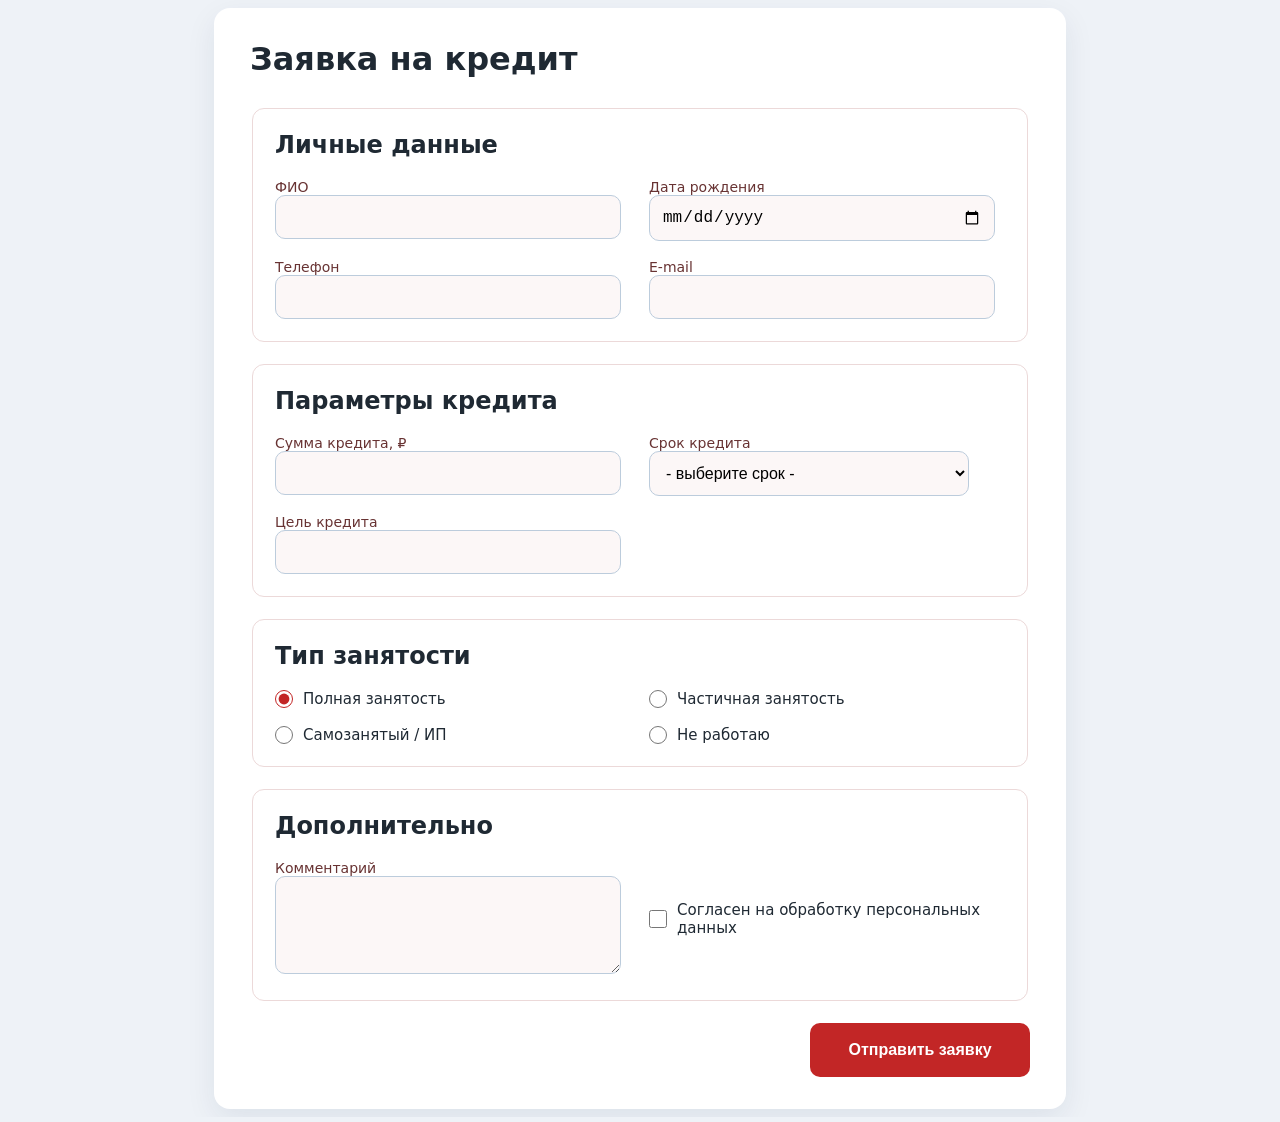
<file: Lab3/index.html>
<!DOCTYPE html>
<html lang="ru">
<head>
  <meta charset="UTF-8">
  <meta name="viewport" content="width=device-width, initial-scale=1">
  <title>Заявка на кредит</title>
  <link rel="stylesheet" href="style.css">
</head>
<body>
    <form class="loan-form">
      <h1>Заявка на кредит</h1>

      <fieldset>
        <h2>Личные данные</h2>
        <div class="fields">

          <div class="field">
            <label for="fullname">ФИО</label>
            <input type="text" placeholder="Иванов Иван Иванович">
          </div>

          <div class="field">
            <label for="birthdate">Дата рождения</label>
            <input type="date">
          </div>

          <div class="field">
            <label for="phone">Телефон</label>
            <input type="tel" placeholder="8 800 555-35-35">
          </div>

          <div class="field">
            <label for="email">E-mail</label>
            <input type="email" placeholder="example@email.com">
          </div>

        </div>
      </fieldset>

    
    
      <fieldset>
        <h2>Параметры кредита</h2>
        <div class="fields">

          <div class="field">
            <label for="amount">Сумма кредита, ₽</label>
            <input type="number" placeholder="Например, 500000" min="50000" max="5000000" step="10000">
          </div>

          <div class="field">
            <label for="term">Срок кредита</label>
            <select>
              <option value="">- выберите срок -</option>
              <option value="6">6 месяцев</option>
              <option value="12">1 год</option>
              <option value="24">2 года</option>
              <option value="36">3 года</option>
              <option value="60">5 лет</option>
            </select>
          </div>

          <div class="field">
            <label for="purpose">Цель кредита</label>
            <input type="text" placeholder="Выберите или введите цель" list="purposeList">
            <datalist id="purposeList">
              <option value="Покупка автомобиля"></option>
              <option value="Ремонт квартиры"></option>
              <option value="Обучение"></option>
              <option value="Отдых"></option>
              <option value="Прочее"></option>
            </datalist>
          </div>

        </div>
      </fieldset>

      
      <fieldset>
        <h2>Тип занятости</h2>
        <div class="fields">

          <div class="option">
            <input type="radio" id="emp-full" name="employment" value="full" checked>
            <label for="emp-full">Полная занятость</label>
          </div>

          <div class="option">
            <input type="radio" id="emp-part" name="employment" value="part">
            <label for="emp-part">Частичная занятость</label>
          </div>

          <div class="option">
            <input type="radio" id="emp-self" name="employment" value="self">
            <label for="emp-self">Самозанятый / ИП</label>
          </div>

          <div class="option">
            <input type="radio" id="emp-none" name="employment" value="none">
            <label for="emp-none">Не работаю</label>
          </div>

        </div>
      </fieldset>

      
      <fieldset>
        <h2>Дополнительно</h2>
        <div class="fields">

          <div class="field">
            <label for="comment">Комментарий</label>
            <textarea rows="4" placeholder="Дополнительная информация (необязательно)"></textarea>
          </div>

          <div class="option">
            <input type="checkbox">
            <label for="consent">Согласен на обработку персональных данных</label>
          </div>

        </div>
      </fieldset>

      <div class="form-actions">
        <button type="submit">Отправить заявку</button>
      </div>

    </form>
</body>
</html>
</file>
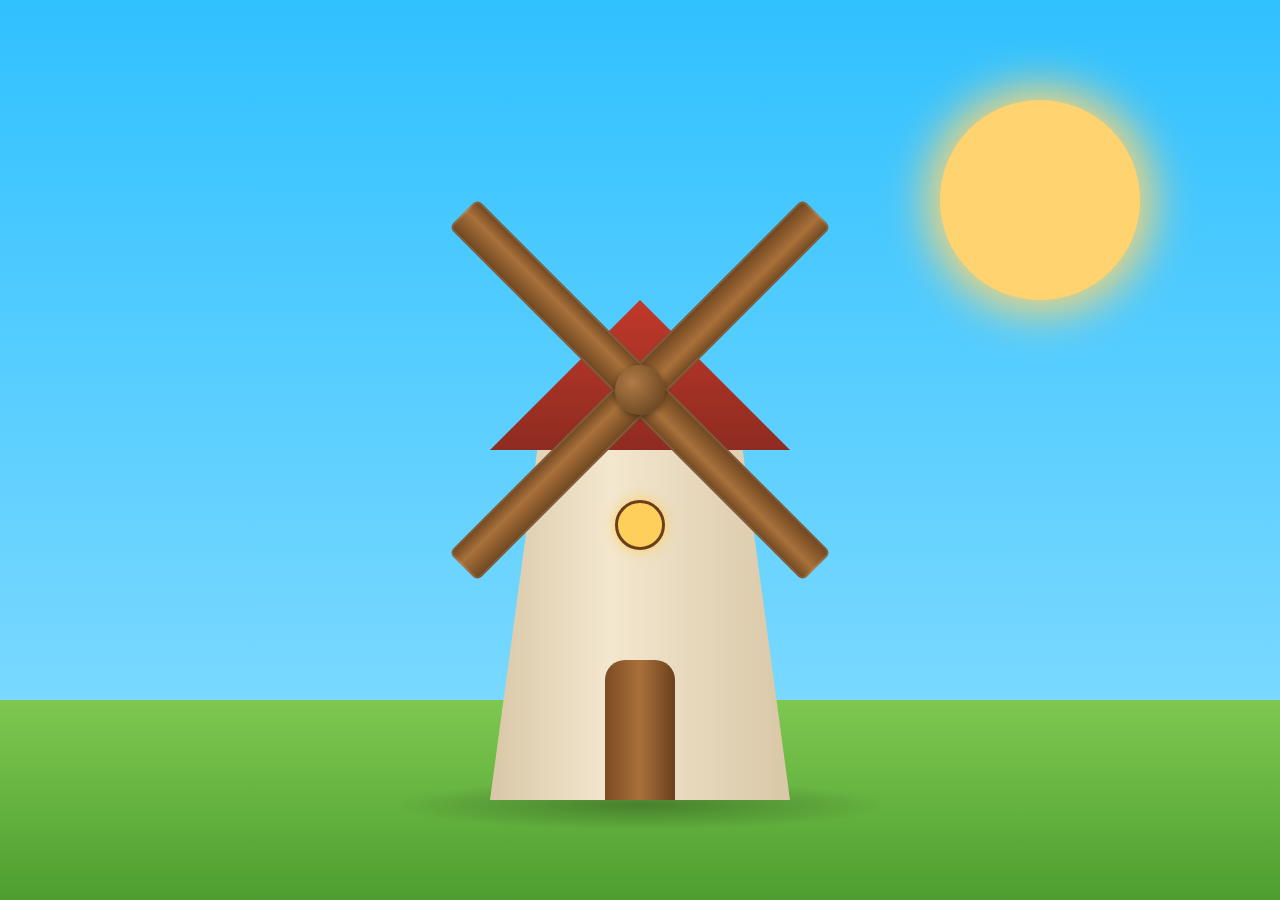
<file: Lab4/index.html>
<!DOCTYPE html>
<html lang="ru">
    <head>
    <meta charset="UTF-8">
    <title>Мельница на CSS</title>
    <link rel="stylesheet" href="style.css">
</head>

<body>
  <div class="sky">
    <div class="sun"></div>

    <div class="ground"></div>
    <div class="shadow"></div>

    <div class="windmill">
      <div class="tower">
        <div class="window"></div>
        <div class="door"></div>
      </div>
      <div class="roof"></div>

      <div class="blades">
        <div class="blade b1"></div>
        <div class="blade b2"></div>
        <div class="blade b3"></div>
        <div class="blade b4"></div>
        <div class="hub"></div>
      </div>
    </div>
  </div>

</body>
</html>
</file>
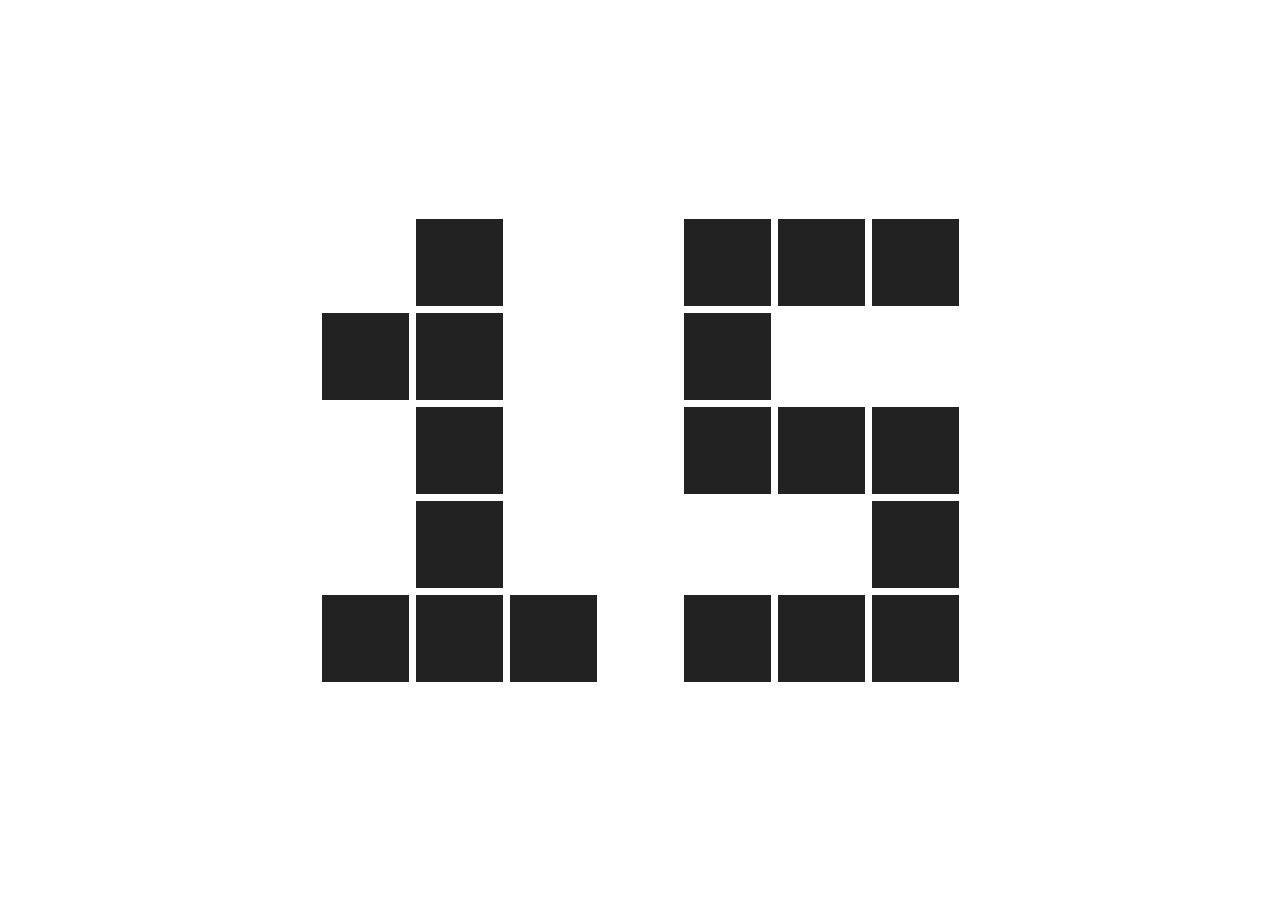
<file: Lab2/task1/index.html>
<!DOCTYPE html>
<html lang="ru">
<head>
    <meta charset="UTF-8">
    <meta name="viewport" content="width=device-width, initial-scale=1.0">
    <title>Задание 1</title>
    <link rel="stylesheet" href="styles.css">
</head>
<body>
    <div class="numbers">
        <div class="digit">
            <div class="row">
                <div class="False"></div>
                <div class="True"></div>
                <div class="False"></div>
            </div>

            <div class="row">
                <div class="True"></div>
                <div class="True"></div>
                <div class="False"></div>
            </div>

            <div class="row">
                <div class="False"></div>
                <div class="True"></div>
                <div class="False"></div>
            </div>

            <div class="row">
                <div class="False"></div>
                <div class="True"></div>
                <div class="False"></div>
            </div>

            <div class="row">
                <div class="True"></div>
                <div class="True"></div>
                <div class="True"></div>
            </div>
        </div>

        <div class="digit">
            <div class="row">
                <div class="True"></div>
                <div class="True"></div>
                <div class="True"></div>
            </div>

            <div class="row">
                <div class="True"></div>
                <div class="False"></div>
                <div class="False"></div>
            </div>

            <div class="row">
                <div class="True"></div>
                <div class="True"></div>
                <div class="True"></div>
            </div>

            <div class="row">
                <div class="False"></div>
                <div class="False"></div>
                <div class="True"></div>
            </div>

            <div class="row">
                <div class="True"></div>
                <div class="True"></div>
                <div class="True"></div>
            </div>
        </div>

    </div>
</body>
</html>
</file>
<file: Lab3/style.css>
body {
  font-family: system-ui, -apple-system, "Segoe UI", Roboto, Arial, sans-serif;
  background: #eef2f7;
  color: #1f2933;
}


.loan-form {
  max-width: 780px;
  margin: 0 auto;
  background: #fff;
  border-radius: 16px;
  padding: 20px;
  box-shadow: 0 10px 30px rgba(15, 40, 80, .08);
}

h1 {
  margin: 0;
  padding-bottom: 30px;;
}

h2 {
    margin: 0;
    padding-bottom: 20px;;
}


fieldset {
  border: 1px solid #ecd9d9;
  border-radius: 12px;
  padding: 14px;
  margin-bottom: 10px;
}

.fields {
    display: grid;
    gap: 20px;
}


.field > label { display: none; }

input[type="text"],
input[type="tel"],
input[type="email"],
input[type="number"],
input[type="date"],
select,
textarea {
  width: 90%;
  padding: 12px;
  font-size: 16px;
  background: #fcf7f7;
  border: 1px solid #bcccdc;
  border-radius: 10px;
}

input:focus,
select:focus,
textarea:focus {
  outline: none;
  background: #fff;
  border-color: #c22926;
  box-shadow: 0 0 0 3px rgba(194, 38, 38, 0.18);
}


.option {
    display: flex;
    align-items: center;
    gap: 10px;
}
.option input { flex: none; width: 18px; height: 18px; margin: 0; accent-color: #c22626; }
.option label { cursor: pointer; font-size: 15px; }



button[type="submit"] {
  padding: 18px;
  font-size: 16px;
  font-weight: 800;
  color: #fff;
  background: #c22626;
  border: none;
  border-radius: 10px;
  cursor: pointer;
}
button[type="submit"]:hover  {
  background: #af1818;
}


@media (min-width: 768px) {
  .page {
    padding: 40px 24px;
}
  .loan-form {
    padding: 32px 36px;
  }
  .form-title {
    font-size: 26px;
  }

  fieldset {
    padding: 22px;
    margin-bottom: 22px;
}

  .fields {
    grid-template-columns: 1fr 1fr;
    gap: 18px;
  }


  .field > label {
    display: block;
    font-size: 14px;
    color: #683333;
  }

input::placeholder, textarea::placeholder { 
  opacity: 0;
}

  .form-actions { text-align: right; }
  button[type="submit"] { width: auto; min-width: 220px; }
  .form-status { text-align: right; }

}
</file>
<file: Lab4/style.css>
* { margin: 0; padding: 0; box-sizing: border-box; }

body {

    place-items: center;
    background: #2b2f3a;
    font-family: system-ui, sans-serif;
}

.sky {
    position: absolute;
    width: 100%;
    height: 100%;
    overflow: hidden;
    background: linear-gradient(#30c1ff 0%, #8edfff 100%);
}

  /* ---------- СОЛНЦЕ ---------- */
.sun {
    position: absolute;
    top: 100px;
    right: 140px;
    width: 200px;
    height: 200px;
    border-radius: 50%;
    background: #ffd470;
    box-shadow:
    0 0 45px 12px #ffd470;;
    animation: pulse 4s ease-in-out infinite;
  }


  .ground {
    position: absolute;
    bottom: 0;
    left: 0;
    right: 0;
    height: 200px;
    background: linear-gradient(#7ec850, #4d9e30);
  }

  .shadow {
    position: absolute;
    bottom: 70px;
    left: 50%;
    transform: translateX(-50%);
    width: 500px;
    height: 50px;
    border-radius: 50%;
    background: radial-gradient(ellipse at center, rgba(0, 0, 0, .28), transparent 70%);
  }


  .windmill {
    position: absolute;
    bottom: 100px;
    left: 50%;
    transform: translateX(-50%);
    width: 200px;
    height: 260px;
  }

  .tower {
    position: absolute;
    bottom: 0;
    left: 50%;
    transform: translateX(-50%);
    width: 300px;
    height: 400px;
    background: linear-gradient(90deg, #d9c7a7, #f3e7cf 40%, #d9c7a7);
    clip-path: polygon(18% 0, 82% 0, 100% 100%, 0 100%);
  }

  .door {
    position: absolute;
    bottom: 0;
    left: 50%;
    transform: translateX(-50%);
    width: 70px;
    height: 140px;
    border-radius: 20px 20px 0 0;
    background: linear-gradient(90deg, #7b4b23, #a9713a 50%, #6b3f1c);
  }

  .window {
    position: absolute;
    bottom: 250px;
    left: 50%;
    transform: translateX(-50%);
    width: 50px;
    height: 50px;
    border-radius: 50%;
    border: 3px solid #6b3f1c;
    background:#ffcf5c;
    box-shadow: 0 0 14px #ffcf5c;
  }

  .roof {
    position: absolute;
    bottom: 350px;
    left: 50%;
    transform: translateX(-50%);
    width: 300px;
    height: 150px;
    background: linear-gradient(#c0392b, #8e2b20);
    clip-path: polygon(50% 0, 100% 100%, 0 100%);
  }

  .blades {
    position: absolute;
    left: 50%;
    bottom: 160px;          
    margin-left: -250px;
    width: 500px;
    height: 500px;
    animation: spin 9s linear infinite;
  }
  @keyframes spin {
    to { transform: rotate(360deg); }
  }

  .blade {
    position: absolute;
    left: 50%;
    bottom: 50%;
    width: 40px;
    height: 250px;
    margin-left: -20px;
    border-radius: 6px 6px 3px 3px;
    background: linear-gradient(90deg, #6d4520, #a9713a 60%, #6d4520);
    box-shadow: inset 0 0 0 2px rgba(255, 255, 255, .12);
    transform-origin: 50% 100%;   
  }

  .b1 { transform: rotate(45deg); }
  .b2 { transform: rotate(135deg); }
  .b3 { transform: rotate(225deg); }
  .b4 { transform: rotate(315deg); }

  .hub {
    position: absolute;
    top: 50%;
    left: 50%;
    width: 50px;
    height: 50px;
    margin: -25px 0 0 -25px;
    border-radius: 50%;
    background: radial-gradient(circle at 35% 35%, #b07a45, #5a3a1a);
    box-shadow: 0 2px 6px rgba(0, 0, 0, 0.4);
  }
</file>
<file: Lab2/task1/styles.css>
html {
    height: 100%;
    width: 100%;
    display: flex;
    justify-content: center;
    align-items: center;
}

body {
     display: flex;
}

.numbers {
    display: flex;
    gap: 87px;
}

.digit {
    display: flex;
    flex-direction: column;
    gap: 7px;
}

.row {
    display: flex;
    gap: 7px;
}

.False {
    display: flex;
    width: 87px;
    height: 87px;
}

.True {
    display: flex;
    width: 87px;
    height: 87px;
    background-color: #222222;
}
</file>
